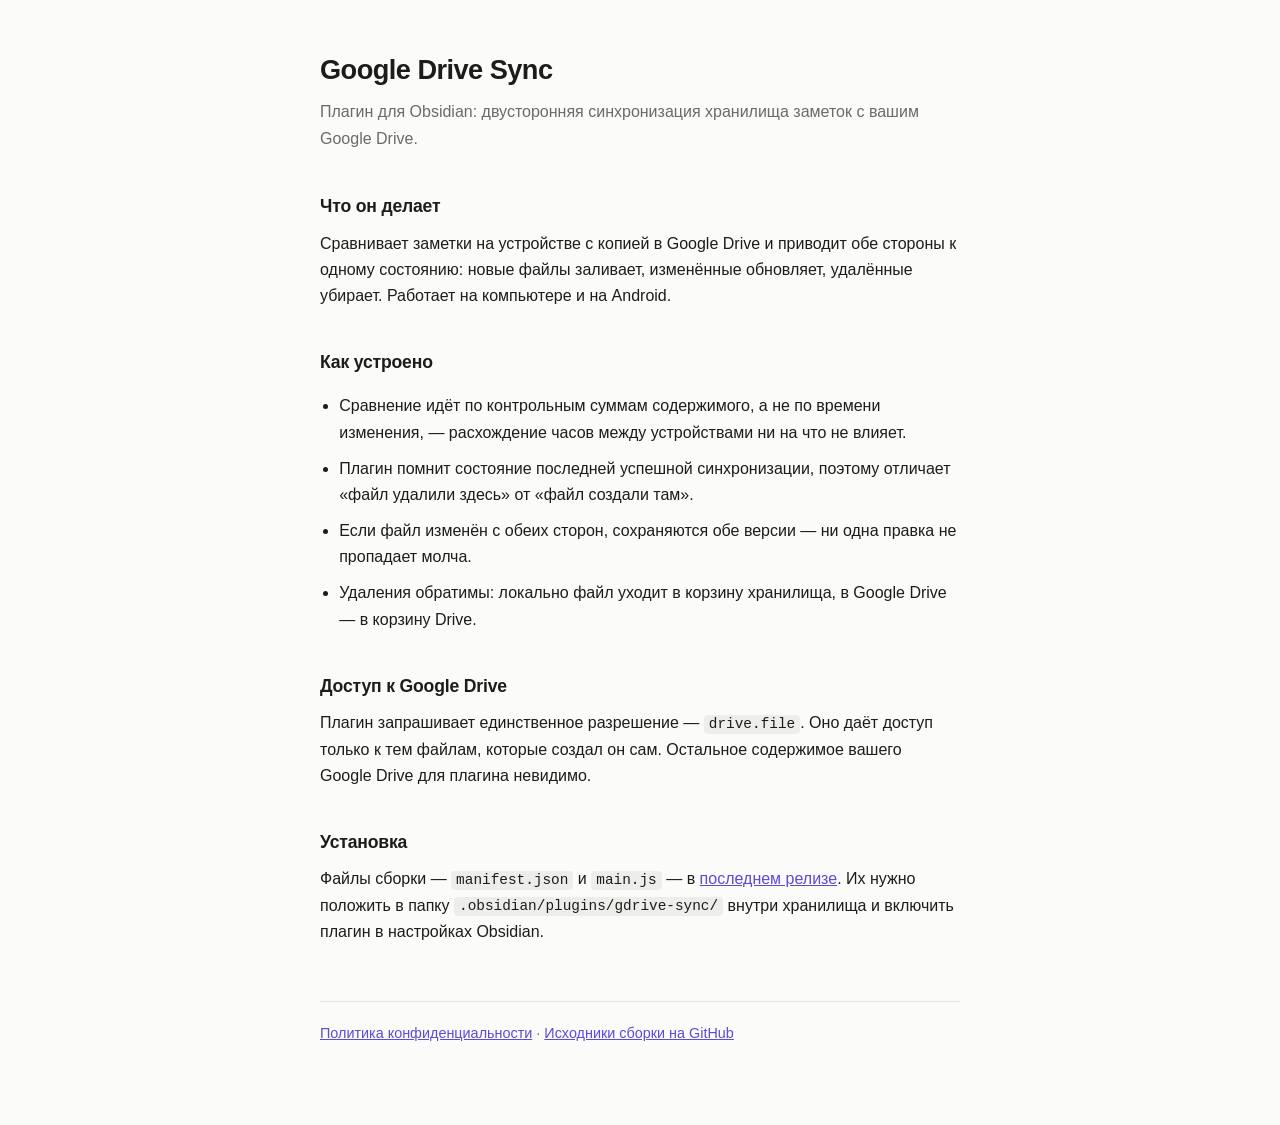
<file: index.html>
<!doctype html>
<html lang="ru">
<meta charset="utf-8">
<meta name="viewport" content="width=device-width, initial-scale=1">
<title>Google Drive Sync для Obsidian</title>
<link rel="stylesheet" href="style.css">
<main>
  <h1>Google Drive Sync</h1>
  <p class="lead">Плагин для Obsidian: двусторонняя синхронизация хранилища заметок с вашим Google&nbsp;Drive.</p>

  <h2>Что он делает</h2>
  <p>Сравнивает заметки на устройстве с копией в Google&nbsp;Drive и приводит обе стороны к одному состоянию: новые файлы заливает, изменённые обновляет, удалённые убирает. Работает на компьютере и на Android.</p>

  <h2>Как устроено</h2>
  <ul>
    <li>Сравнение идёт по контрольным суммам содержимого, а не по времени изменения, — расхождение часов между устройствами ни на что не влияет.</li>
    <li>Плагин помнит состояние последней успешной синхронизации, поэтому отличает «файл удалили здесь» от «файл создали там».</li>
    <li>Если файл изменён с обеих сторон, сохраняются обе версии — ни одна правка не пропадает молча.</li>
    <li>Удаления обратимы: локально файл уходит в корзину хранилища, в Google&nbsp;Drive — в корзину Drive.</li>
  </ul>

  <h2>Доступ к Google Drive</h2>
  <p>Плагин запрашивает единственное разрешение — <code>drive.file</code>. Оно даёт доступ только к тем файлам, которые создал он сам. Остальное содержимое вашего Google&nbsp;Drive для плагина невидимо.</p>

  <h2>Установка</h2>
  <p>Файлы сборки — <code>manifest.json</code> и <code>main.js</code> — в <a href="https://github.com/aidarbn/obsidian-gdrive-sync-dist/releases/latest">последнем релизе</a>. Их нужно положить в папку <code>.obsidian/plugins/gdrive-sync/</code> внутри хранилища и включить плагин в настройках Obsidian.</p>

  <footer>
    <a href="privacy.html">Политика конфиденциальности</a> ·
    <a href="https://github.com/aidarbn/obsidian-gdrive-sync-dist">Исходники сборки на GitHub</a>
  </footer>
</main>
</html>
</file>
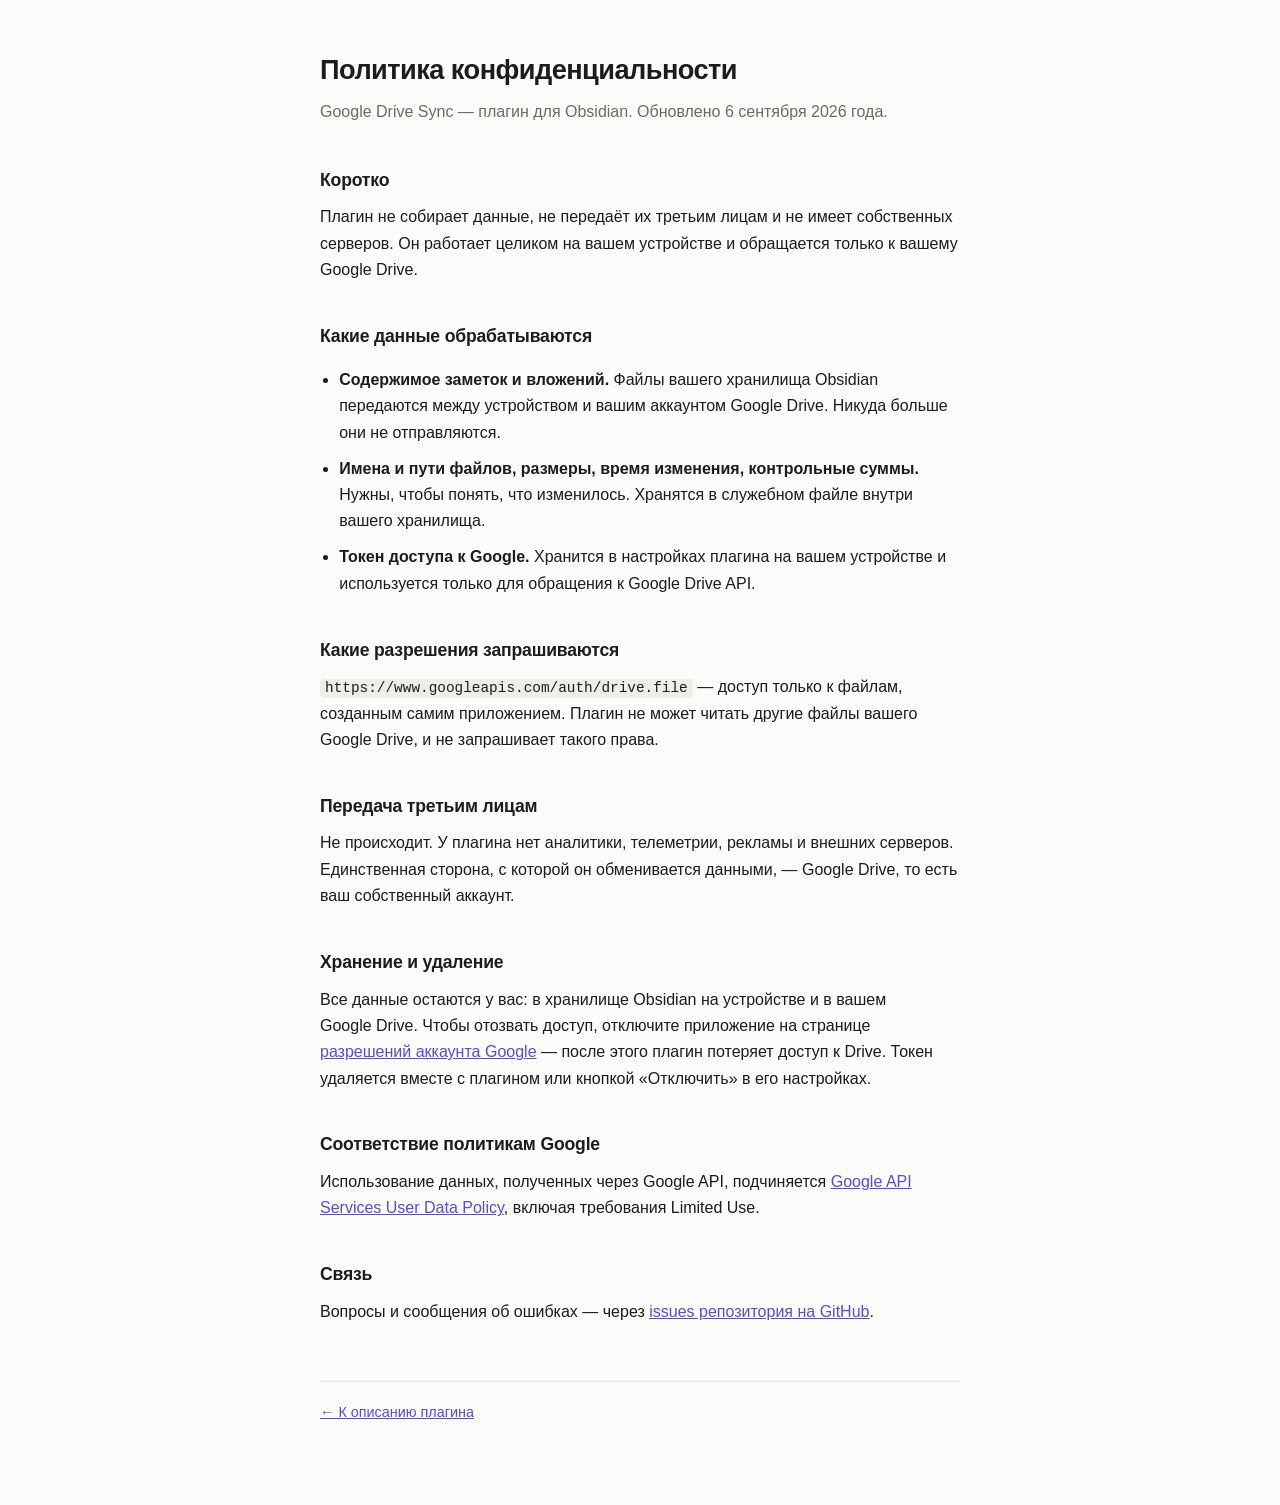
<file: privacy.html>
<!doctype html>
<html lang="ru">
<meta charset="utf-8">
<meta name="viewport" content="width=device-width, initial-scale=1">
<title>Политика конфиденциальности — Google Drive Sync</title>
<link rel="stylesheet" href="style.css">
<main>
  <h1>Политика конфиденциальности</h1>
  <p class="lead">Google Drive Sync — плагин для Obsidian. Обновлено 6 сентября 2026 года.</p>

  <h2>Коротко</h2>
  <p>Плагин не собирает данные, не передаёт их третьим лицам и не имеет собственных серверов. Он работает целиком на вашем устройстве и обращается только к вашему Google&nbsp;Drive.</p>

  <h2>Какие данные обрабатываются</h2>
  <ul>
    <li><strong>Содержимое заметок и вложений.</strong> Файлы вашего хранилища Obsidian передаются между устройством и вашим аккаунтом Google&nbsp;Drive. Никуда больше они не отправляются.</li>
    <li><strong>Имена и пути файлов, размеры, время изменения, контрольные суммы.</strong> Нужны, чтобы понять, что изменилось. Хранятся в служебном файле внутри вашего хранилища.</li>
    <li><strong>Токен доступа к Google.</strong> Хранится в настройках плагина на вашем устройстве и используется только для обращения к Google&nbsp;Drive API.</li>
  </ul>

  <h2>Какие разрешения запрашиваются</h2>
  <p><code>https://www.googleapis.com/auth/drive.file</code> — доступ только к файлам, созданным самим приложением. Плагин не может читать другие файлы вашего Google&nbsp;Drive, и не запрашивает такого права.</p>

  <h2>Передача третьим лицам</h2>
  <p>Не происходит. У плагина нет аналитики, телеметрии, рекламы и внешних серверов. Единственная сторона, с которой он обменивается данными, — Google&nbsp;Drive, то есть ваш собственный аккаунт.</p>

  <h2>Хранение и удаление</h2>
  <p>Все данные остаются у вас: в хранилище Obsidian на устройстве и в вашем Google&nbsp;Drive. Чтобы отозвать доступ, отключите приложение на странице <a href="https://myaccount.google.com/permissions">разрешений аккаунта Google</a> — после этого плагин потеряет доступ к Drive. Токен удаляется вместе с плагином или кнопкой «Отключить» в его настройках.</p>

  <h2>Соответствие политикам Google</h2>
  <p>Использование данных, полученных через Google&nbsp;API, подчиняется <a href="https://developers.google.com/terms/api-services-user-data-policy">Google API Services User Data Policy</a>, включая требования Limited Use.</p>

  <h2>Связь</h2>
  <p>Вопросы и сообщения об ошибках — через <a href="https://github.com/aidarbn/obsidian-gdrive-sync-dist/issues">issues репозитория на GitHub</a>.</p>

  <footer><a href="index.html">← К описанию плагина</a></footer>
</main>
</html>
</file>
<file: style.css>
:root {
  --bg: #fbfbfa; --fg: #1c1c1a; --muted: #6b6b66; --line: #e4e4df; --accent: #5b4bd6;
}
@media (prefers-color-scheme: dark) {
  :root { --bg: #17171a; --fg: #e8e8e4; --muted: #97978f; --line: #2c2c30; --accent: #a99cf5; }
}
* { box-sizing: border-box; }
body {
  margin: 0; padding: 3rem 1.25rem 5rem; background: var(--bg); color: var(--fg);
  font: 16px/1.65 ui-sans-serif, -apple-system, "Segoe UI", Roboto, sans-serif;
}
main { max-width: 40rem; margin: 0 auto; }
h1 { font-size: 1.7rem; letter-spacing: -0.02em; margin: 0 0 0.4rem; }
h2 { font-size: 1.1rem; margin: 2.4rem 0 0.6rem; letter-spacing: -0.01em; }
.lead { color: var(--muted); margin: 0 0 2.5rem; }
p, li { margin: 0.6rem 0; }
ul { padding-left: 1.2rem; }
a { color: var(--accent); }
code { font: 0.9em ui-monospace, SFMono-Regular, Menlo, monospace;
  background: color-mix(in srgb, var(--line) 60%, transparent); padding: 0.1em 0.35em; border-radius: 4px; }
footer { margin-top: 3.5rem; padding-top: 1.2rem; border-top: 1px solid var(--line);
  color: var(--muted); font-size: 0.9rem; }
</file>
